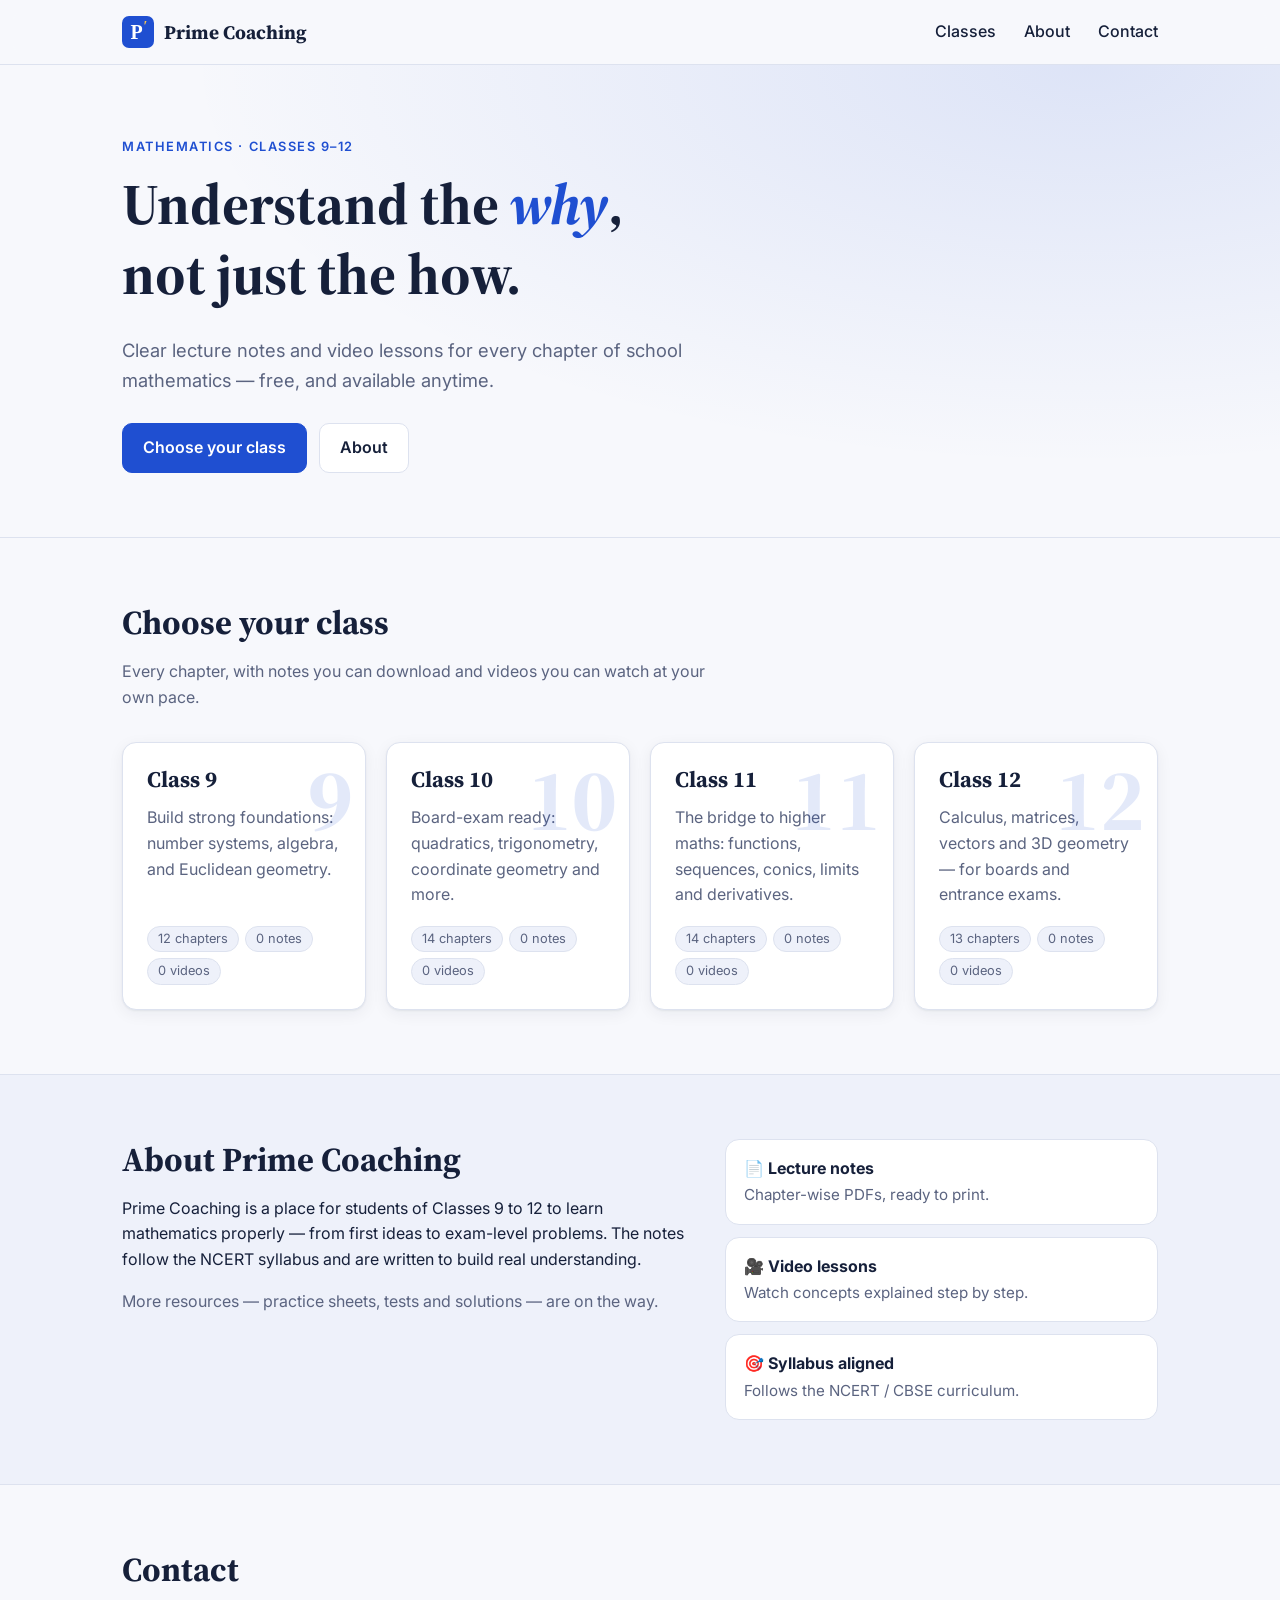
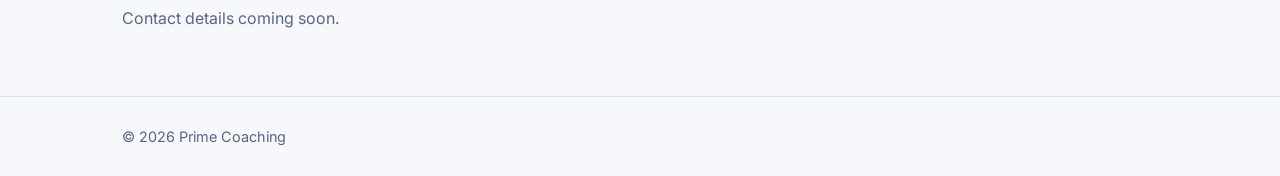
<file: index.html>
<!doctype html>
<html lang="en">
<head>
  <meta charset="utf-8">
  <meta name="viewport" content="width=device-width, initial-scale=1">
  <title>Prime Coaching · Mathematics for Classes 9–12</title>
  <meta name="description" content="Free lecture notes and video lessons in Mathematics for Class 9, 10, 11 and 12 students.">
  <link rel="icon" href="assets/img/logo.svg" type="image/svg+xml">
  <link rel="preconnect" href="https://fonts.googleapis.com">
  <link rel="preconnect" href="https://fonts.gstatic.com" crossorigin>
  <link href="https://fonts.googleapis.com/css2?family=Inter:wght@400;500;600;700&family=Source+Serif+4:opsz,wght@8..60,600;8..60,700&display=swap" rel="stylesheet">
  <link rel="stylesheet" href="assets/css/style.css">
</head>
<body>
  <header class="site-header">
    <nav class="nav container">
      <a class="brand" href="index.html">
        <img src="assets/img/logo.svg" alt="" width="32" height="32">
        <span>Prime Coaching</span>
      </a>
      <button class="nav-toggle" aria-label="Menu" aria-expanded="false">☰</button>
      <ul class="nav-links">
        <li><a href="#classes">Classes</a></li>
        <li><a href="#about">About</a></li>
        <li><a href="#contact">Contact</a></li>
      </ul>
    </nav>
  </header>

  <main>
    <section class="hero">
      <div class="container">
        <p class="eyebrow">Mathematics · Classes 9–12</p>
        <h1>Understand the <em>why</em>,<br>not just the how.</h1>
        <p class="lead">Clear lecture notes and video lessons for every chapter of school mathematics — free, and available anytime.</p>
        <div class="hero-actions">
          <a class="btn primary" href="#classes">Choose your class</a>
          <a class="btn" href="#about">About</a>
        </div>
      </div>
    </section>

    <section id="classes" class="section">
      <div class="container">
        <h2>Choose your class</h2>
        <p class="section-sub">Every chapter, with notes you can download and videos you can watch at your own pace.</p>
        <div id="class-grid" class="class-grid"></div>
      </div>
    </section>

    <section id="about" class="section alt">
      <div class="container about">
        <div>
          <h2>About Prime Coaching</h2>
          <!-- Replace this paragraph with a few lines about yourself -->
          <p>Prime Coaching is a place for students of Classes 9 to 12 to learn mathematics properly — from first ideas to exam-level problems. The notes follow the NCERT syllabus and are written to build real understanding.</p>
          <p class="muted">More resources — practice sheets, tests and solutions — are on the way.</p>
        </div>
        <ul class="features">
          <li><strong>📄 Lecture notes</strong><span>Chapter-wise PDFs, ready to print.</span></li>
          <li><strong>🎥 Video lessons</strong><span>Watch concepts explained step by step.</span></li>
          <li><strong>🎯 Syllabus aligned</strong><span>Follows the NCERT / CBSE curriculum.</span></li>
        </ul>
      </div>
    </section>

    <section id="contact" class="section">
      <div class="container">
        <h2>Contact</h2>
        <ul id="contact-list" class="contact-list">
          <li class="muted">Contact details coming soon.</li>
        </ul>
      </div>
    </section>
  </main>

  <footer class="site-footer">
    <div class="container">© <span id="year"></span> Prime Coaching</div>
  </footer>

  <script src="assets/js/content.js"></script>
  <script src="assets/js/main.js"></script>
</body>
</html>
</file>
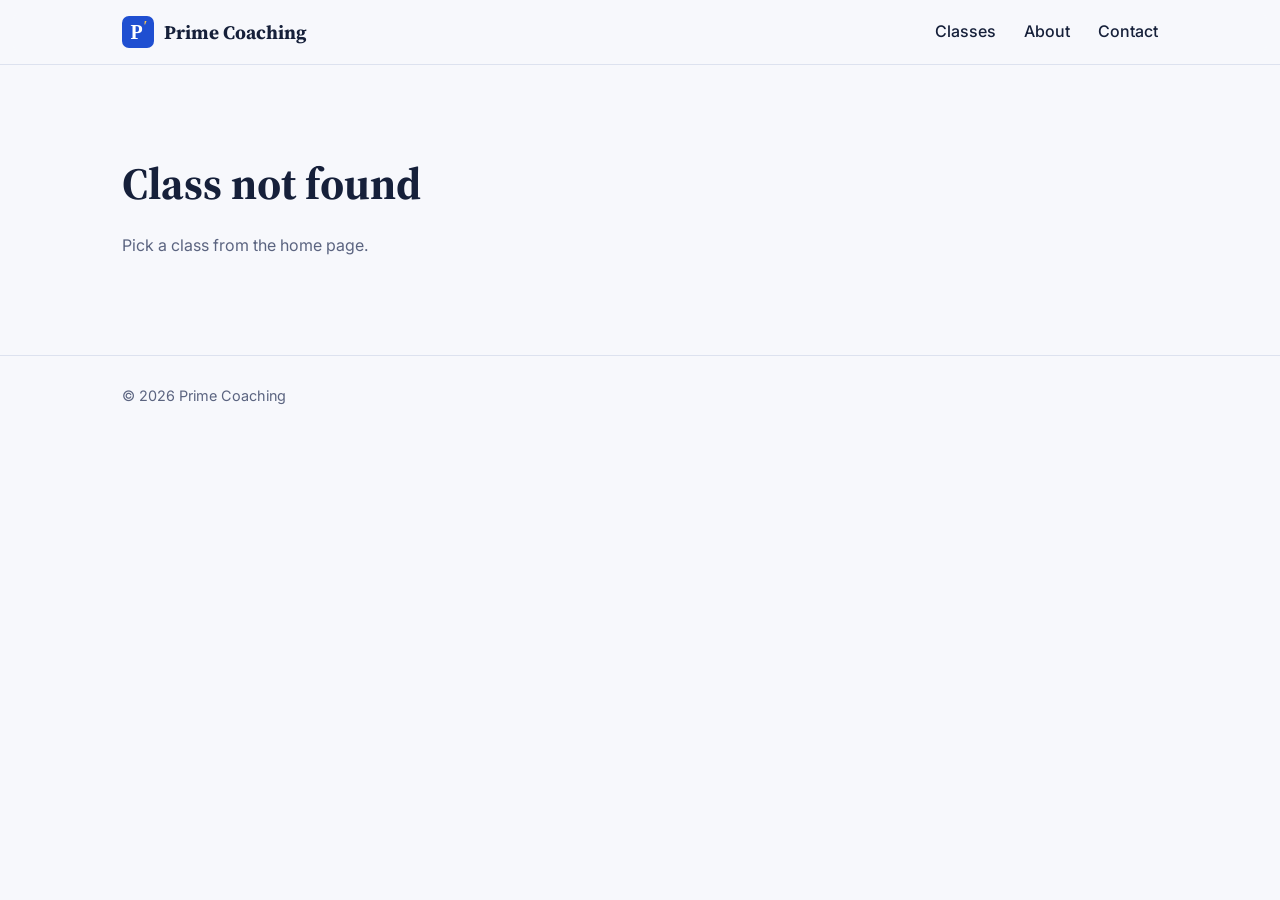
<file: class.html>
<!doctype html>
<html lang="en">
<head>
  <meta charset="utf-8">
  <meta name="viewport" content="width=device-width, initial-scale=1">
  <title>Prime Coaching</title>
  <link rel="icon" href="assets/img/logo.svg" type="image/svg+xml">
  <link rel="preconnect" href="https://fonts.googleapis.com">
  <link rel="preconnect" href="https://fonts.gstatic.com" crossorigin>
  <link href="https://fonts.googleapis.com/css2?family=Inter:wght@400;500;600;700&family=Source+Serif+4:opsz,wght@8..60,600;8..60,700&display=swap" rel="stylesheet">
  <link rel="stylesheet" href="assets/css/style.css">
</head>
<body>
  <header class="site-header">
    <nav class="nav container">
      <a class="brand" href="index.html">
        <img src="assets/img/logo.svg" alt="" width="32" height="32">
        <span>Prime Coaching</span>
      </a>
      <button class="nav-toggle" aria-label="Menu" aria-expanded="false">☰</button>
      <ul class="nav-links">
        <li><a href="index.html#classes">Classes</a></li>
        <li><a href="index.html#about">About</a></li>
        <li><a href="index.html#contact">Contact</a></li>
      </ul>
    </nav>
  </header>

  <main class="section">
    <div class="container">
      <nav id="class-tabs" class="class-tabs" aria-label="Classes"></nav>
      <h1 id="class-title" class="page-title">Loading…</h1>
      <p id="class-blurb" class="section-sub"></p>

      <div class="search">
        <input id="chapter-search" type="search" placeholder="Search chapters…" aria-label="Search chapters">
      </div>

      <div id="chapter-list" class="chapter-list"></div>
      <p id="no-results" class="muted" hidden>No chapters match your search.</p>
    </div>
  </main>

  <footer class="site-footer">
    <div class="container">© <span id="year"></span> Prime Coaching</div>
  </footer>

  <script src="assets/js/content.js"></script>
  <script src="assets/js/main.js"></script>
</body>
</html>
</file>
<file: assets/css/style.css>
/* ===== Prime Coaching — styles ===== */

:root {
  --bg: #f7f8fc;
  --surface: #ffffff;
  --surface-alt: #eef1fa;
  --text: #16203a;
  --muted: #5b6480;
  --border: #dde2ef;
  --brand: #1f4fd1;
  --brand-ink: #ffffff;
  --accent: #e0a100;
  --shadow: 0 1px 2px rgba(22, 32, 58, .06), 0 4px 16px rgba(22, 32, 58, .06);
  --radius: 14px;
  --serif: "Source Serif 4", Georgia, serif;
  --sans: Inter, system-ui, -apple-system, "Segoe UI", Roboto, sans-serif;
}

@media (prefers-color-scheme: dark) {
  :root:not([data-theme="light"]) {
    --bg: #0d1224;
    --surface: #151c33;
    --surface-alt: #111830;
    --text: #e6e9f5;
    --muted: #9aa3bf;
    --border: #263052;
    --brand: #8fb0ff;
    --brand-ink: #0d1224;
    --accent: #ffc94d;
    --shadow: 0 1px 2px rgba(0, 0, 0, .3), 0 4px 16px rgba(0, 0, 0, .25);
  }
}
:root[data-theme="dark"] {
  --bg: #0d1224;
  --surface: #151c33;
  --surface-alt: #111830;
  --text: #e6e9f5;
  --muted: #9aa3bf;
  --border: #263052;
  --brand: #8fb0ff;
  --brand-ink: #0d1224;
  --accent: #ffc94d;
  --shadow: 0 1px 2px rgba(0, 0, 0, .3), 0 4px 16px rgba(0, 0, 0, .25);
}

* { box-sizing: border-box; }
html { scroll-behavior: smooth; }
body {
  margin: 0;
  background: var(--bg);
  color: var(--text);
  font: 16px/1.6 var(--sans);
  -webkit-font-smoothing: antialiased;
}
img { max-width: 100%; display: block; }
a { color: var(--brand); }
h1, h2, h3 { font-family: var(--serif); line-height: 1.2; margin: 0 0 .5em; }
h2 { font-size: clamp(1.6rem, 3vw, 2.1rem); }
.muted { color: var(--muted); }

.container { width: 100%; max-width: 1100px; margin: 0 auto; padding: 0 16px; }
@media (min-width: 720px) { .container { padding: 0 32px; } }

/* ----- header / nav ----- */
.site-header {
  position: sticky; top: 0; z-index: 10;
  background: color-mix(in srgb, var(--bg) 85%, transparent);
  backdrop-filter: blur(10px);
  border-bottom: 1px solid var(--border);
}
.nav { display: flex; align-items: center; justify-content: space-between; height: 64px; position: relative; }
.brand { display: flex; align-items: center; gap: 10px; text-decoration: none; color: var(--text);
         font-family: var(--serif); font-weight: 700; font-size: 1.2rem; }
.nav-links { list-style: none; display: flex; gap: 28px; margin: 0; padding: 0; }
.nav-links a { color: var(--text); text-decoration: none; font-weight: 500; }
.nav-links a:hover { color: var(--brand); }
.nav-toggle { display: none; background: none; border: 1px solid var(--border); color: var(--text);
              border-radius: 8px; font-size: 1.2rem; padding: 4px 10px; cursor: pointer; }

@media (max-width: 640px) {
  .nav-toggle { display: block; }
  .nav-links { display: none; position: absolute; top: 64px; left: -16px; right: -16px;
               flex-direction: column; gap: 0; background: var(--surface); border-bottom: 1px solid var(--border); }
  .nav-links.open { display: flex; }
  .nav-links a { display: block; padding: 14px 16px; }
}

/* ----- hero ----- */
.hero { padding: 72px 0 64px; border-bottom: 1px solid var(--border);
        background: radial-gradient(900px 400px at 85% 0%, color-mix(in srgb, var(--brand) 12%, transparent), transparent); }
.eyebrow { text-transform: uppercase; letter-spacing: .12em; font-size: .8rem; font-weight: 600; color: var(--brand); margin: 0 0 12px; }
.hero h1 { font-size: clamp(2.2rem, 6vw, 3.6rem); max-width: 20ch; }
.hero h1 em { font-style: italic; color: var(--brand); }
.lead { font-size: 1.15rem; color: var(--muted); max-width: 54ch; margin: 0 0 28px; }
.hero-actions { display: flex; flex-wrap: wrap; gap: 12px; }

.btn { display: inline-block; padding: 11px 20px; border-radius: 10px; font-weight: 600; text-decoration: none;
       border: 1px solid var(--border); color: var(--text); background: var(--surface); }
.btn.primary { background: var(--brand); color: var(--brand-ink); border-color: var(--brand); }
.btn:hover { filter: brightness(1.06); }

/* ----- sections ----- */
.section { padding: 64px 0; }
.section.alt { background: var(--surface-alt); border-block: 1px solid var(--border); }
.section-sub { color: var(--muted); margin: 0 0 32px; max-width: 60ch; }

/* ----- class cards ----- */
.class-grid { display: grid; gap: 20px; grid-template-columns: repeat(auto-fill, minmax(230px, 1fr)); }
.class-card {
  position: relative; overflow: hidden; display: flex; flex-direction: column;
  padding: 24px; border-radius: var(--radius); background: var(--surface); border: 1px solid var(--border);
  box-shadow: var(--shadow); text-decoration: none; color: var(--text);
  transition: transform .15s ease, border-color .15s ease;
}
.class-card:hover { transform: translateY(-3px); border-color: var(--brand); }
.class-num { position: absolute; right: 12px; top: -14px; font-family: var(--serif); font-weight: 700;
             font-size: 5.5rem; color: var(--brand); opacity: .12; pointer-events: none; }
.class-card h3 { font-size: 1.4rem; }
.class-card p { color: var(--muted); margin: 0 0 18px; flex: 1; }
.class-meta { display: flex; flex-wrap: wrap; gap: 6px; font-size: .8rem; }
.class-meta span { background: var(--surface-alt); border: 1px solid var(--border); border-radius: 999px; padding: 2px 10px; color: var(--muted); }

/* ----- about ----- */
.about { display: grid; gap: 40px; grid-template-columns: 1fr; }
@media (min-width: 860px) { .about { grid-template-columns: 1.3fr 1fr; align-items: start; } }
.features { list-style: none; margin: 0; padding: 0; display: grid; gap: 12px; }
.features li { background: var(--surface); border: 1px solid var(--border); border-radius: var(--radius); padding: 16px 18px; display: grid; gap: 2px; }
.features span { color: var(--muted); font-size: .95rem; }

.contact-list { list-style: none; padding: 0; margin: 0; display: grid; gap: 8px; }

/* ----- class page ----- */
.class-tabs { display: flex; flex-wrap: wrap; gap: 8px; margin-bottom: 28px; }
.class-tabs a { padding: 6px 14px; border-radius: 999px; border: 1px solid var(--border); text-decoration: none;
                color: var(--text); background: var(--surface); font-weight: 500; font-size: .9rem; }
.class-tabs a[aria-current="page"] { background: var(--brand); border-color: var(--brand); color: var(--brand-ink); }
.page-title { font-size: clamp(2rem, 5vw, 2.8rem); }

.search { margin-bottom: 20px; }
.search input { width: 100%; max-width: 420px; padding: 11px 14px; font: inherit; color: var(--text);
                background: var(--surface); border: 1px solid var(--border); border-radius: 10px; }
.search input:focus { outline: 2px solid var(--brand); outline-offset: 1px; }

.chapter-list { display: grid; gap: 10px; }
.chapter { background: var(--surface); border: 1px solid var(--border); border-radius: var(--radius); }
.chapter[open] { box-shadow: var(--shadow); }
.chapter summary { display: flex; align-items: center; gap: 14px; padding: 16px 18px; cursor: pointer; list-style: none; }
.chapter summary::-webkit-details-marker { display: none; }
.chapter summary::after { content: "+"; margin-left: 8px; color: var(--muted); font-size: 1.3rem; line-height: 1; }
.chapter[open] summary::after { content: "−"; }
.ch-num { font-family: var(--serif); font-weight: 700; color: var(--brand); min-width: 1.8em; }
.ch-title { font-weight: 600; flex: 1; }
.ch-badges { display: flex; gap: 6px; flex-wrap: wrap; justify-content: flex-end; }
.badge { font-size: .75rem; padding: 2px 9px; border-radius: 999px; font-weight: 600;
         background: color-mix(in srgb, var(--brand) 14%, transparent); color: var(--brand); white-space: nowrap; }
.badge.muted { background: var(--surface-alt); color: var(--muted); }
@media (max-width: 520px) { .ch-badges { display: none; } }

.ch-body { padding: 0 18px 20px; border-top: 1px solid var(--border); }
.ch-body h4 { margin: 18px 0 8px; font-size: .85rem; text-transform: uppercase; letter-spacing: .08em; color: var(--muted); }
.notes-list { margin: 0; padding: 0; list-style: none; display: grid; gap: 6px; }
.notes-list a { text-decoration: none; font-weight: 500; }
.notes-list a:hover { text-decoration: underline; }

.video-grid { display: grid; gap: 16px; grid-template-columns: repeat(auto-fill, minmax(260px, 1fr)); }
.video iframe, .video-poster { width: 100%; aspect-ratio: 16 / 9; border: 0; border-radius: 10px; display: block; }
.video-poster { background: #000 center / cover no-repeat; cursor: pointer; position: relative; }
.video-poster .play { position: absolute; inset: 0; margin: auto; width: 60px; height: 42px; border-radius: 12px;
                      background: rgba(0, 0, 0, .7); color: #fff; display: grid; place-items: center; font-size: 1.1rem; }
.video-poster:hover .play { background: #e62117; }
.video-title { margin: 6px 0 0; font-size: .92rem; font-weight: 500; }

/* ----- footer ----- */
.site-footer { border-top: 1px solid var(--border); padding: 28px 0; color: var(--muted); font-size: .9rem; }
</file>
